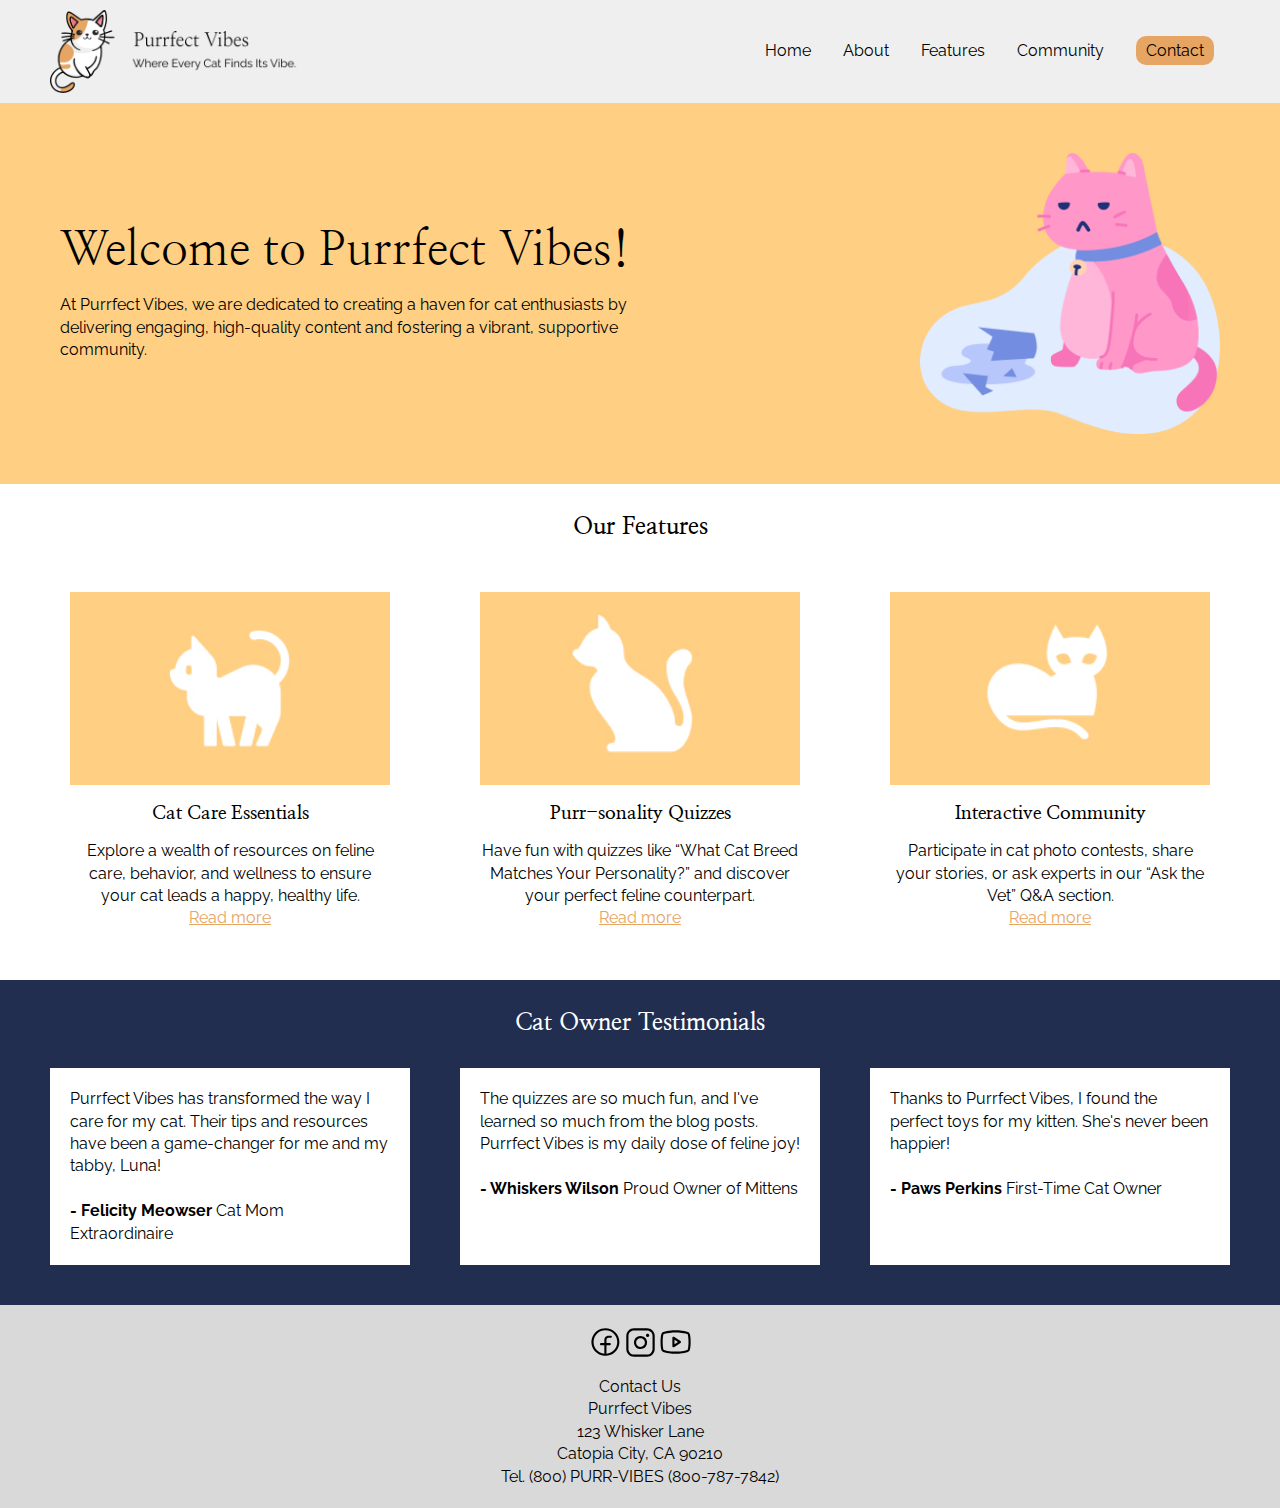
<file: beginning/index.html>
<!DOCTYPE html>
<html lang="en">
<head>
    <meta charset="utf-8">
    <meta name="viewport" content="width=device-width, initial-scale=1.0">
    <link rel="apple-touch-icon" sizes="180x180" href="images/favicons/apple-touch-icon.png">
    <link rel="icon" type="image/png" sizes="32x32" href="images/favicons/favicon-32x32.png">
    <link rel="icon" type="image/png" sizes="16x16" href="images/favicons/favicon-16x16.png">
    <link rel="manifest" href="images/favicons/site.webmanifest">
    <link rel="preconnect" href="https://fonts.googleapis.com">
    <link rel="preconnect" href="https://fonts.gstatic.com" crossorigin>
    <link href="https://fonts.googleapis.com/css2?family=Nanum+Myeongjo&family=Raleway:ital,wght@0,100..900;1,100..900&display=swap" rel="stylesheet">
    <title>Welcome to Purrfect Vibes!</title>
    <link rel="stylesheet" href="css/reset.css">
    <link rel="stylesheet" href="css/styles.css">
    <script src="https://code.jquery.com/jquery-3.7.1.min.js" integrity="sha256-/JqT3SQfawRcv/BIHPThkBvs0OEvtFFmqPF/lYI/Cxo=" crossorigin="anonymous"></script>
    <script defer src="scripts/scripts.js"></script>
</head>
<body>
    <div id="top"></div>
    <header>
        <div class="container">
            <a href="index.html"><img src="images/logo.png" alt="logo"></a>
            <input type="checkbox" class="navToggler" id="navToggler">
            <nav>
                <ul>
                    <li><a href="index.html">Home</a></li>
                    <li><a href="about.html">About</a></li>
                    <li><a href="features.html">Features</a>
                        <ul class="sub-menu">
                            <li><a href="features.html#cat-care">Cat Care</a></li>
                            <li><a href="features.html#quizzes">Quizzes</a></li>
                            <li><a href="features.html#community">Community</a></li>
                        </ul>
                    </li>
                    <li><a href="community.html">Community</a></li>
                    <li><a href="contact.html" class="button">Contact</a></li>
                </ul>
            </nav>
            <label for="navToggler" class="navTogglerMenu" name="navToggler">
                <img src="images/menu.svg" class="menuOpen" alt="menu">
                <img src="images/x.svg" class="menuClose" alt="close">
            </label>
        </div>
    </header>
    <section class="hero">
        <div class="container">
            <div class="hero-text">
                <h1>Welcome to Purrfect Vibes!</h1>
                <p>At Purrfect Vibes, we are dedicated to creating a haven for cat enthusiasts by delivering engaging, high-quality content and fostering a vibrant, supportive community.</p>
            </div>
            <img src="images/hero-cat.png" alt="">
        </div>
    </section>
    <section class="features container">
        <h2>Our Features</h2>
        <div class="feature-container">
            <div class="feature-block">
                <img src="images/cat-care.jpg" alt="cat care">
                <h3>Cat Care Essentials</h3>
                <p>Explore a wealth of resources on feline care, behavior, and wellness to ensure your cat leads a happy, healthy life.</p>
                <a href="#">Read more</a>
            </div>
            <div class="feature-block">
                <img src="images/cat-quizzes.jpg" alt="cat quizzes">
                <h3>Purr-sonality Quizzes</h3>
                <p>Have fun with quizzes like “What Cat Breed Matches Your Personality?” and discover your perfect feline counterpart.</p>
                <a href="#">Read more</a>
            </div>
            <div class="feature-block">
                <img src="images/cat-community.jpg" alt="cat community">
                <h3>Interactive Community</h3>
                <p>Participate in cat photo contests, share your stories, or ask experts in our “Ask the Vet” Q&A section.</p>
                <a href="#">Read more</a>
            </div>
        </div>
    </section>
    <section class="testimonials">
        <div class="container">
            <h2>Cat Owner Testimonials</h2>
            <div class="testimonial-container">
                <div class="testimonial-block">
                    Purrfect Vibes has transformed the way I care for my cat. Their tips and resources have been a game-changer for me and my tabby, Luna!<br><br>
                    <strong>- Felicity Meowser</strong>
                    Cat Mom Extraordinaire
                </div>
                <div class="testimonial-block">
                    The quizzes are so much fun, and I've learned so much from the blog posts. Purrfect Vibes is my daily dose of feline joy!<br><br>
                    <strong>- Whiskers Wilson</strong>
                    Proud Owner of Mittens
                </div>
                <div class="testimonial-block">
                    Thanks to Purrfect Vibes, I found the perfect toys for my kitten. She's never been happier!<br><br>
                    <strong>- Paws Perkins</strong>
                    First-Time Cat Owner
                </div>
            </div>
        </div>
    </section>
    <a href="#top" id="backToTopBtn">Back to Top</a>
    <footer>
        <div>
            <a href="#"><img src="images/facebook.svg" alt="Facebook"></a>
            <a href="#"><img src="images/instagram.svg" alt="Instagram"></a>
            <a href="#"><img src="images/youtube.svg" alt="Youtube"></a>
        </div>
        <p>
            Contact Us<br>
            Purrfect Vibes<br>
            123 Whisker Lane<br>
            Catopia City, CA 90210<br>
            Tel. (800) PURR-VIBES (800-787-7842)<br>
        </p>
    </footer>
</body>
</html>
</file>
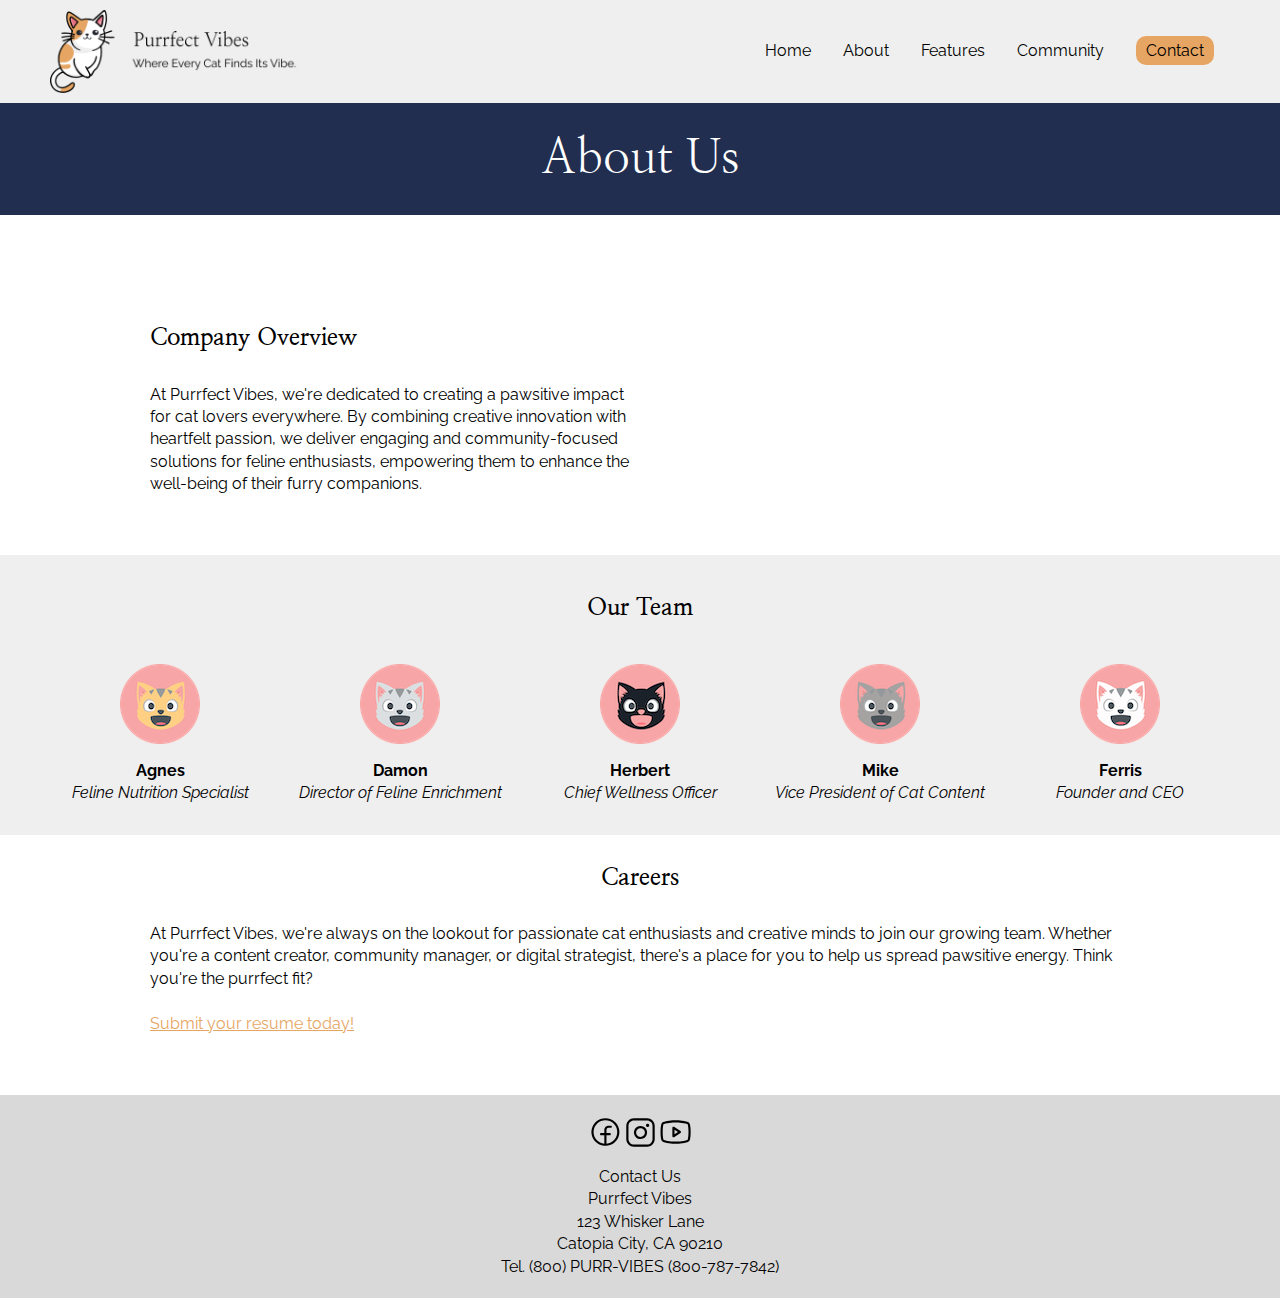
<file: beginning/about.html>
<!DOCTYPE html>
<html lang="en">
<head>
    <meta charset="utf-8">
    <meta name="viewport" content="width=device-width, initial-scale=1.0">
    <link rel="apple-touch-icon" sizes="180x180" href="images/favicons/apple-touch-icon.png">
    <link rel="icon" type="image/png" sizes="32x32" href="images/favicons/favicon-32x32.png">
    <link rel="icon" type="image/png" sizes="16x16" href="images/favicons/favicon-16x16.png">
    <link rel="manifest" href="images/favicons/site.webmanifest">
    <link rel="preconnect" href="https://fonts.googleapis.com">
    <link rel="preconnect" href="https://fonts.gstatic.com" crossorigin>
    <link href="https://fonts.googleapis.com/css2?family=Nanum+Myeongjo&family=Raleway:ital,wght@0,100..900;1,100..900&display=swap" rel="stylesheet">
    <link rel="stylesheet" href="https://cdnjs.cloudflare.com/ajax/libs/font-awesome/6.5.1/css/all.min.css">
    <title>About Purrfect Vibes</title>
    <link rel="stylesheet" href="css/reset.css">
    <link rel="stylesheet" href="css/styles.css">
    <script src="https://code.jquery.com/jquery-3.7.1.min.js" integrity="sha256-/JqT3SQfawRcv/BIHPThkBvs0OEvtFFmqPF/lYI/Cxo=" crossorigin="anonymous"></script>
    <script defer src="scripts/scripts.js"></script>
</head>
<body class="about">
    <div id="top"></div>
    <header>
        <div class="container">
            <a href="index.html"><img src="images/logo.png" alt="logo"></a>
            <input type="checkbox" class="navToggler" id="navToggler">
            <nav>
                <ul>
                    <li><a href="index.html">Home</a></li>
                    <li><a href="about.html">About</a></li>
                    <li><a href="features.html">Features</a>
                        <ul class="sub-menu">
                            <li><a href="features.html#cat-care">Cat Care</a></li>
                            <li><a href="features.html#quizzes">Quizzes</a></li>
                            <li><a href="features.html#community">Community</a></li>
                        </ul>
                    </li>
                    <li><a href="community.html">Community</a></li>
                    <li><a href="contact.html" class="button">Contact</a></li>
                </ul>
            </nav>
            <label for="navToggler" class="navTogglerMenu" name="navToggler">
                <img src="images/menu.svg" class="menuOpen" alt="menu">
                <img src="images/x.svg" class="menuClose" alt="close">
            </label>
        </div>
    </header>
    <section class="title">
        <div class="container">
            <h1>About Us</h1>
        </div>
    </section>
    <section class="container">
        <div class="overview-container">
            <div>
                <h2>Company Overview</h2>
                <p>At Purrfect Vibes, we're dedicated to creating a pawsitive impact for cat lovers everywhere. By combining creative innovation with heartfelt passion, we deliver engaging and community-focused solutions for feline enthusiasts, empowering them to enhance the well-being of their furry companions.</p>
            </div>
            <div>
                <div class="video-container"><iframe src="https://www.youtube.com/embed/sI8NsYIyQ2A?si=wf94BvNOsV6cx9m4" title="YouTube video player" frameborder="0" allow="accelerometer; autoplay; clipboard-write; encrypted-media; gyroscope; picture-in-picture; web-share" referrerpolicy="strict-origin-when-cross-origin" allowfullscreen></iframe></div>
            </div>
        </div>
    </section>
    <section>
        <div class="light-grey-bg">
            <h2>Our Team</h2>
            <div class="about-container container">
                <!-- Agnes -->
                <div class="about-block">
                    <a href="#agnes-modal">
                        <img src="images/head-agnes.png" alt="Agnes" />
                        <p>
                            <strong>Agnes</strong><br>
                            <em>Feline Nutrition Specialist</em>
                        </p>
                    </a>
                </div>
                <!-- Damon -->
                <div class="about-block">
                    <a href="#damon-modal">
                        <img src="images/head-damon.png" alt="Damon" />
                        <p>
                            <strong>Damon</strong><br>
                            <em>Director of Feline Enrichment</em>
                        </p>
                    </a>
                </div>
                <!-- Herbert -->
                <div class="about-block">
                    <a href="#herbert-modal">
                        <img src="images/head-herbert.png" alt="Herbert" />
                        <p>
                            <strong>Herbert</strong><br>
                            <em>Chief Wellness Officer</em>
                        </p>
                    </a>
                </div>
                <!-- Mike -->
                <div class="about-block">
                    <a href="#mike-modal">
                        <img src="images/head-mike.png" alt="Mike" />
                        <p>
                            <strong>Mike</strong><br>
                            <em>Vice President of Cat Content</em>
                        </p>
                    </a>
                </div>
                <!-- Ferris -->
                <div class="about-block">
                    <a href="#ferris-modal">
                        <img src="images/head-ferris.png" alt="Ferris" />
                        <p>
                            <strong>Ferris</strong><br>
                            <em>Founder and CEO</em>
                        </p>
                    </a>
                </div>
            </div>
            
        </div>
        <!-- Modals -->
        <div id="agnes-modal" class="modal">
            <div class="modal-content">
                <h3>Agnes</h3>
                <p>
                    Agnes brings a wealth of expertise in feline dietary health, helping cat owners make informed decisions about their pets' nutrition. From crafting guides on balanced diets to highlighting the best treats, she ensures every feline fan has the tools to keep their cats healthy and happy.
                </p>
                <a href="#" class="close-btn"><i class="fa-solid fa-xmark"></i></a>
            </div>
        </div>
        
        <div id="damon-modal" class="modal">
            <div class="modal-content">
                <h3>Damon</h3>
                <p>
                    Damon leads the way in creating engaging and enriching content for both cats and their humans. He spearheads interactive features like quizzes, product reviews, and playtime tips, ensuring our audience can build meaningful connections with their furry friends.
                </p>
                <a href="#" class="close-btn"><i class="fa-solid fa-xmark"></i></a>
            </div>
        </div>
        
        <div id="herbert-modal" class="modal">
            <div class="modal-content">
                <h3>Herbert</h3>
                <p>
                    Herbert oversees all things related to feline health and well-being. From behavior guides to wellness tips, his focus is on empowering cat parents with resources to provide the best care for their companions.
                </p>
                <a href="#" class="close-btn"><i class="fa-solid fa-xmark"></i></a>
            </div>
        </div>
        
        <div id="mike-modal" class="modal">
            <div class="modal-content">
                <h3>Mike</h3>
                <p>
                    Mike is the driving force behind Purrfect Vibes' engaging blog posts, memes, and educational articles. His creative direction ensures our platform strikes the perfect balance of entertainment and information, keeping our audience coming back for more.
                </p>
                <a href="#" class="close-btn"><i class="fa-solid fa-xmark"></i></a>
            </div>
        </div>
        
        <div id="ferris-modal" class="modal">
            <div class="modal-content">
                <h3>Ferris</h3>
                <p>
                    Ferris founded Purrfect Vibes with a vision to bring together a community of cat lovers. As a lifelong feline enthusiast, Ferris is dedicated to providing a platform that educates, entertains, and inspires. Under Ferris's leadership, Purrfect Vibes continues to grow as the ultimate destination for all things cat-related.
                </p>
                <a href="#" class="close-btn"><i class="fa-solid fa-xmark"></i></a>
            </div>
        </div>        
    </section>
    <section class="container small careers-container">
        <h2>Careers</h2>
        <p>At Purrfect Vibes, we're always on the lookout for passionate cat enthusiasts and creative minds to join our growing team. Whether you're a content creator, community manager, or digital strategist, there's a place for you to help us spread pawsitive energy. Think you're the purrfect fit?<br><br>
            <a href="mailto:hr@purrfectvibes.com?subject=MY RESUME&cc=herbert@purrfectvibes.com">Submit your resume today!</a></p>
    </section>
    <a href="#top" id="backToTopBtn">Back to Top</a>
    <footer>
        <div>
            <a href="#"><img src="images/facebook.svg" alt="Facebook"></a>
            <a href="#"><img src="images/instagram.svg" alt="Instagram"></a>
            <a href="#"><img src="images/youtube.svg" alt="Youtube"></a>
        </div>
        <p>
            Contact Us<br>
            Purrfect Vibes<br>
            123 Whisker Lane<br>
            Catopia City, CA 90210<br>
            Tel. (800) PURR-VIBES (800-787-7842)<br>
        </p>
    </footer>
</body>
</html>
</file>
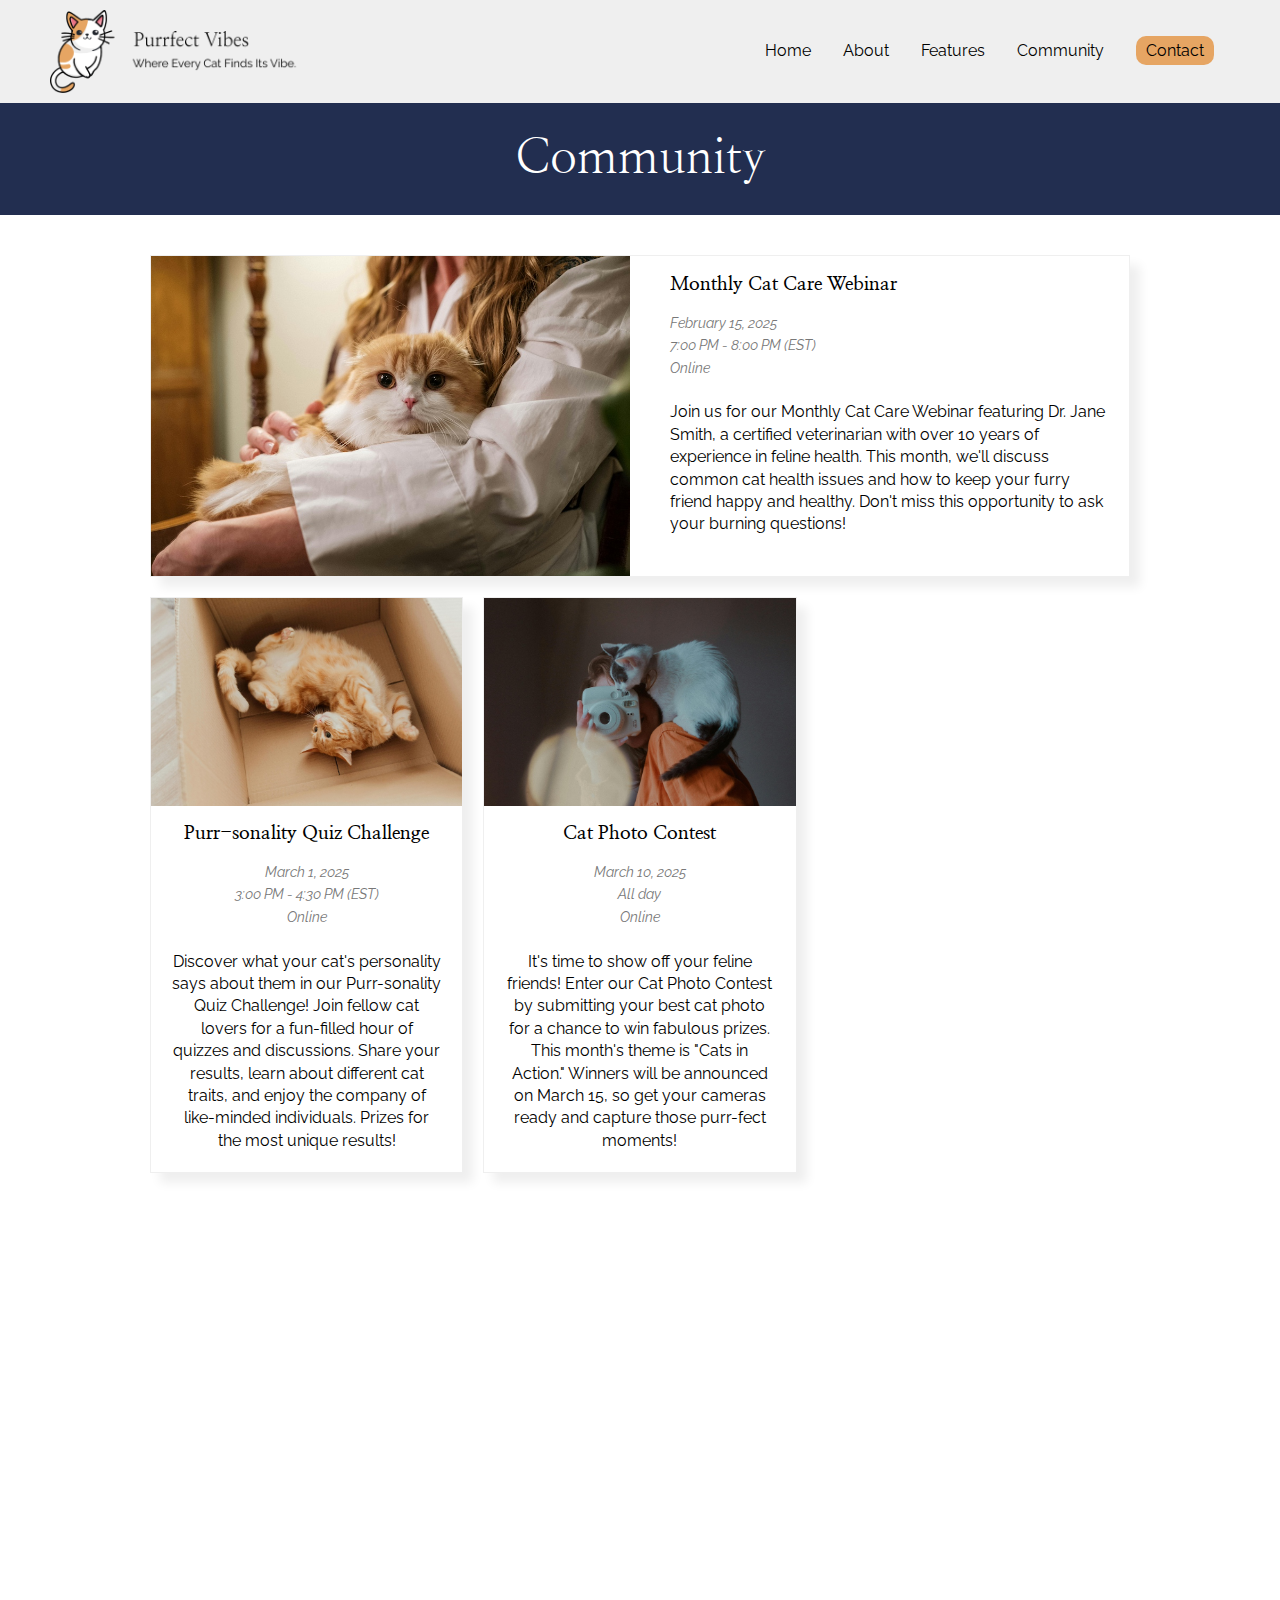
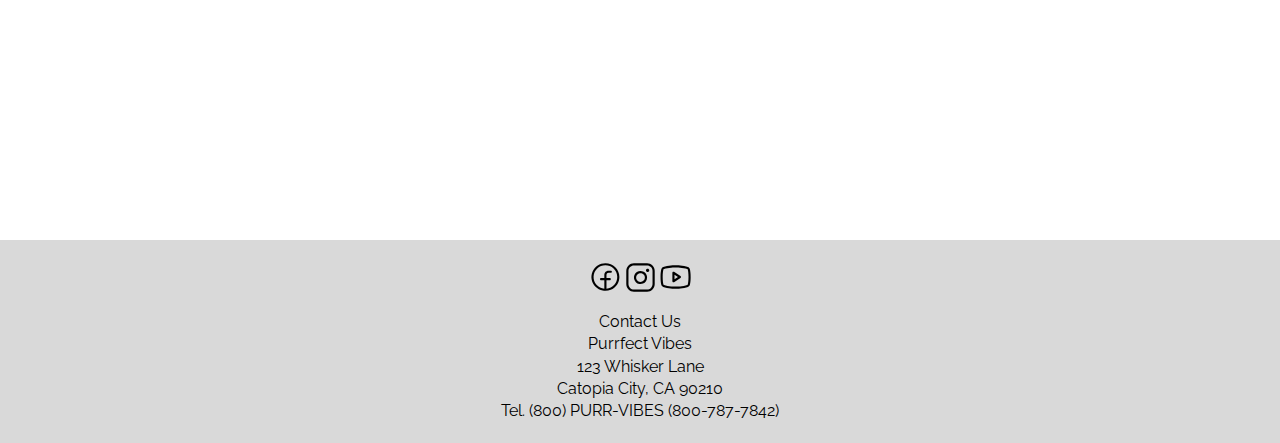
<file: beginning/community.html>
<!DOCTYPE html>
<html lang="en">
<head>
    <meta charset="utf-8">
    <meta name="viewport" content="width=device-width, initial-scale=1.0">
    <link rel="apple-touch-icon" sizes="180x180" href="images/favicons/apple-touch-icon.png">
    <link rel="icon" type="image/png" sizes="32x32" href="images/favicons/favicon-32x32.png">
    <link rel="icon" type="image/png" sizes="16x16" href="images/favicons/favicon-16x16.png">
    <link rel="manifest" href="images/favicons/site.webmanifest">
    <link rel="preconnect" href="https://fonts.googleapis.com">
    <link rel="preconnect" href="https://fonts.gstatic.com" crossorigin>
    <link href="https://fonts.googleapis.com/css2?family=Nanum+Myeongjo&family=Raleway:ital,wght@0,100..900;1,100..900&display=swap" rel="stylesheet">
    <title>Purrfect Vibes Community Events</title>
    <link rel="stylesheet" href="css/reset.css">
    <link rel="stylesheet" href="css/styles.css">
    <script src="https://code.jquery.com/jquery-3.7.1.min.js" integrity="sha256-/JqT3SQfawRcv/BIHPThkBvs0OEvtFFmqPF/lYI/Cxo=" crossorigin="anonymous"></script>
    <script defer src="scripts/scripts.js"></script>
</head>
<body>
    <div id="top"></div>
    <header>
        <div class="container">
            <a href="index.html"><img src="images/logo.png" alt="logo"></a>
            <input type="checkbox" class="navToggler" id="navToggler">
            <nav>
                <ul>
                    <li><a href="index.html">Home</a></li>
                    <li><a href="about.html">About</a></li>
                    <li><a href="features.html">Features</a>
                        <ul class="sub-menu">
                            <li><a href="features.html#cat-care">Cat Care</a></li>
                            <li><a href="features.html#quizzes">Quizzes</a></li>
                            <li><a href="features.html#community">Community</a></li>
                        </ul>
                    </li>
                    <li><a href="community.html">Community</a></li>
                    <li><a href="contact.html" class="button">Contact</a></li>
                </ul>
            </nav>
            <label for="navToggler" class="navTogglerMenu" name="navToggler">
                <img src="images/menu.svg" class="menuOpen" alt="menu">
                <img src="images/x.svg" class="menuClose" alt="close">
            </label>
        </div>
    </header>
<section class="title">
    <div class="container">
        <h1>Community</h1>
    </div>
</section>
<section class="community container">
    <div class="event-block featured">
        <img src="images/event-cat-care.jpg" alt="cat care">
        <h3>Monthly Cat Care Webinar</h3>
        <p><span>February 15, 2025</span><br>
            <span>7:00 PM - 8:00 PM (EST)<br>
            Online</span><br><br>
            Join us for our Monthly Cat Care Webinar featuring Dr. Jane Smith, a certified veterinarian with over 10 years of experience in feline health. This month, we'll discuss common cat health issues and how to keep your furry friend happy and healthy. Don't miss this opportunity to ask your burning questions!</p>
    </div>
    <div class="event-block">
        <img src="images/event-cat-quiz.jpg" alt="cat quizzes">
        <h3>Purr-sonality Quiz Challenge</h3>
        <p><span>March 1, 2025</span><br>
            <span>3:00 PM - 4:30 PM (EST)<br>
            Online</span><br><br>
            Discover what your cat's personality says about them in our Purr-sonality Quiz Challenge! Join fellow cat lovers for a fun-filled hour of quizzes and discussions. Share your results, learn about different cat traits, and enjoy the company of like-minded individuals. Prizes for the most unique results!</p>
    </div>
    <div class="event-block">
        <img src="images/event-cat-photo.jpg" alt="cat community">
        <h3>Cat Photo Contest</h3>
        <p><span>March 10, 2025</span><br>
            <span>All day<br>
            Online</span><br><br>
            It's time to show off your feline friends! Enter our Cat Photo Contest by submitting your best cat photo for a chance to win fabulous prizes. This month's theme is "Cats in Action." Winners will be announced on March 15, so get your cameras ready and capture those purr-fect moments!</p>
    </div>
</section>
<section class="container">
    <iframe src="https://calendar.google.com/calendar/embed?src=1a56773061dbff187e34b02e4ad52b19a52dd9ac9e2d96ef49cbe79ec0183ceb%40group.calendar.google.com&ctz=America%2FLos_Angeles" style="border: 0" width="100%" height="600" frameborder="0" scrolling="no"></iframe>
</section>
<a href="#top" id="backToTopBtn">Back to Top</a>
<footer>
    <div>
        <a href="#"><img src="images/facebook.svg" alt="Facebook"></a>
        <a href="#"><img src="images/instagram.svg" alt="Instagram"></a>
        <a href="#"><img src="images/youtube.svg" alt="Youtube"></a>
    </div>
    <p>
        Contact Us<br>
        Purrfect Vibes<br>
        123 Whisker Lane<br>
        Catopia City, CA 90210<br>
        Tel. (800) PURR-VIBES (800-787-7842)<br>
    </p>
</footer>
</body>
</html>
</file>
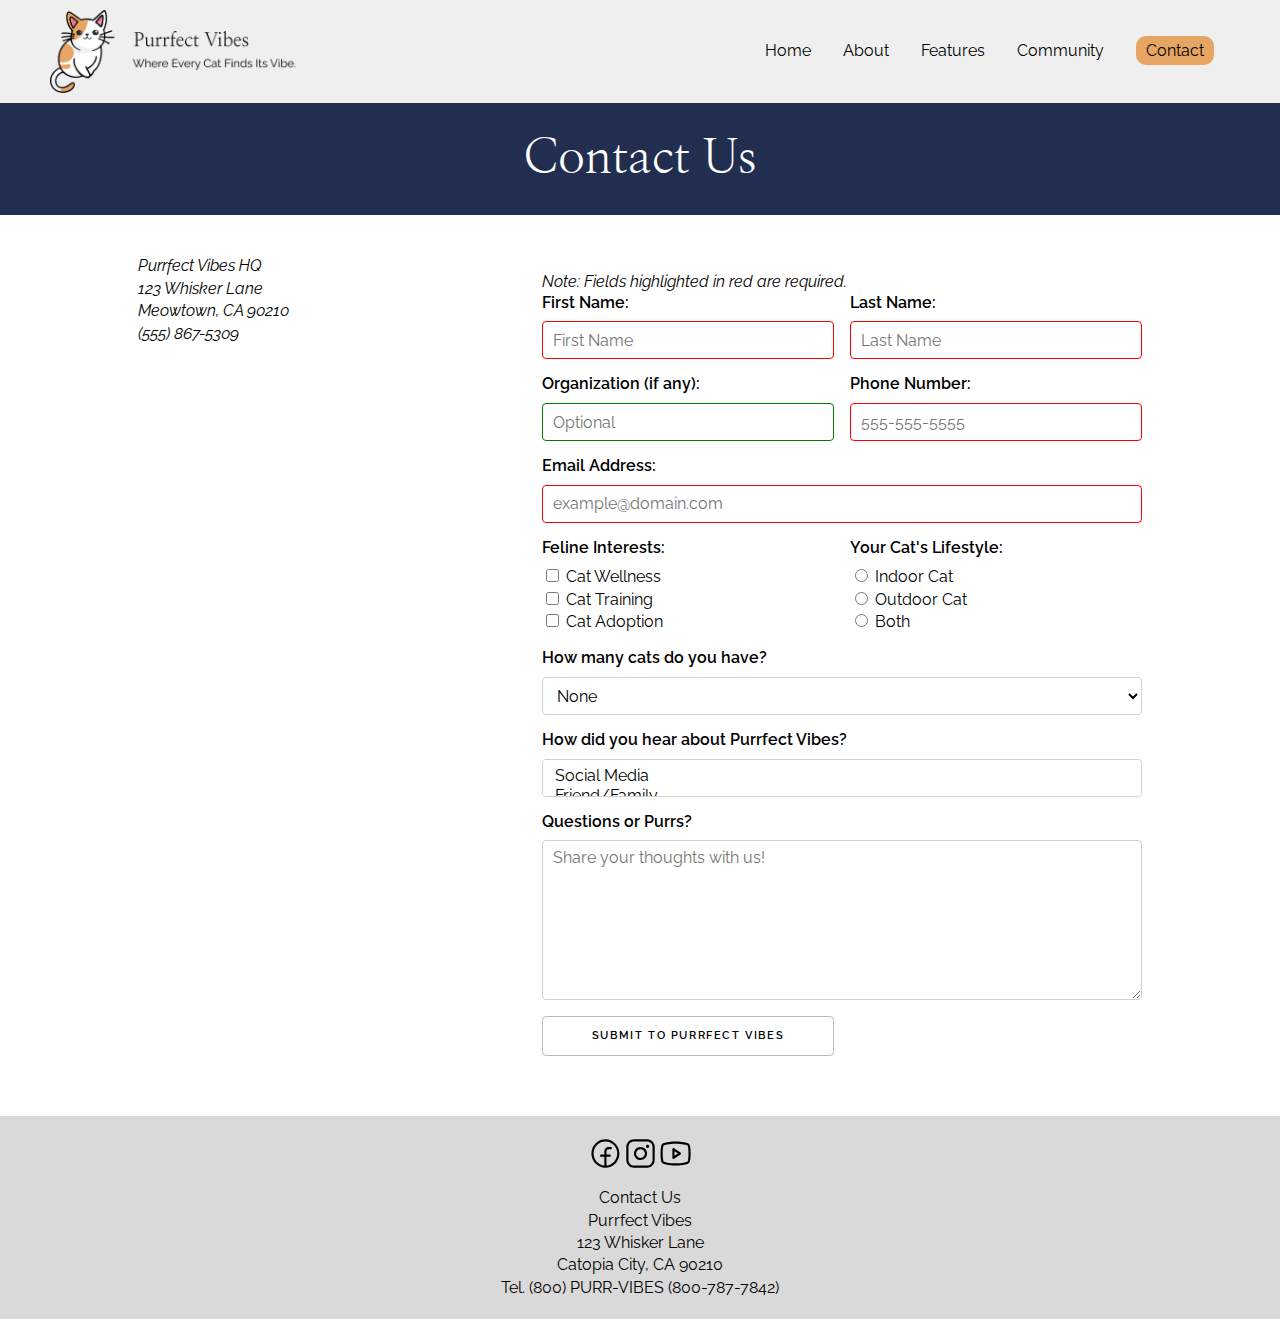
<file: beginning/contact.html>
<!DOCTYPE html>
<html lang="en">
<head>
    <meta charset="utf-8">
    <meta name="viewport" content="width=device-width, initial-scale=1.0">
    <link rel="apple-touch-icon" sizes="180x180" href="images/favicons/apple-touch-icon.png">
    <link rel="icon" type="image/png" sizes="32x32" href="images/favicons/favicon-32x32.png">
    <link rel="icon" type="image/png" sizes="16x16" href="images/favicons/favicon-16x16.png">
    <link rel="manifest" href="images/favicons/site.webmanifest">
    <link rel="preconnect" href="https://fonts.googleapis.com">
    <link rel="preconnect" href="https://fonts.gstatic.com" crossorigin>
    <link href="https://fonts.googleapis.com/css2?family=Nanum+Myeongjo&family=Raleway:ital,wght@0,100..900;1,100..900&display=swap" rel="stylesheet">
    <title>Contact Purrfect Vibes</title>
    <link rel="stylesheet" href="css/reset.css">
    <link rel="stylesheet" href="css/styles.css">
    <script src="https://code.jquery.com/jquery-3.7.1.min.js" integrity="sha256-/JqT3SQfawRcv/BIHPThkBvs0OEvtFFmqPF/lYI/Cxo=" crossorigin="anonymous"></script>
    <script defer src="scripts/scripts.js"></script>
</head>
<body>
    <div id="top"></div>
    <header>
        <div class="container">
            <a href="index.html"><img src="images/logo.png" alt="logo"></a>
            <input type="checkbox" class="navToggler" id="navToggler">
            <nav>
                <ul>
                    <li><a href="index.html">Home</a></li>
                    <li><a href="about.html">About</a></li>
                    <li><a href="features.html">Features</a>
                        <ul class="sub-menu">
                            <li><a href="features.html#cat-care">Cat Care</a></li>
                            <li><a href="features.html#quizzes">Quizzes</a></li>
                            <li><a href="features.html#community">Community</a></li>
                        </ul>
                    </li>
                    <li><a href="community.html">Community</a></li>
                    <li><a href="contact.html" class="button">Contact</a></li>
                </ul>
            </nav>
            <label for="navToggler" class="navTogglerMenu" name="navToggler">
                <img src="images/menu.svg" class="menuOpen" alt="menu">
                <img src="images/x.svg" class="menuClose" alt="close">
            </label>
        </div>
    </header>
    <section class="title">
        <div class="container">
            <h1>Contact Us</h1>
        </div>
    </section>
    <section class="container">
        <div class="contact-container">
            <div class="address-container">
                <address>
                    Purrfect Vibes HQ<br>
                    123 Whisker Lane<br>
                    Meowtown, CA 90210<br>
                    (555) 867-5309
                </address>
                <iframe src="https://www.google.com/maps/embed?pb=!1m18!1m12!1m3!1d429155.65857764304!2d-117.43811264109726!3d32.82463122394523!2m3!1f0!2f0!3f0!3m2!1i1024!2i768!4f13.1!3m3!1m2!1s0x80d9530fad921e4b%3A0xd3a21fdfd15df79!2sSan%20Diego%2C%20CA!5e0!3m2!1sen!2sus!4v1737656035689!5m2!1sen!2sus" width="100%" height="450" style="border:0;" allowfullscreen="" loading="lazy" referrerpolicy="no-referrer-when-downgrade"></iframe>
            </div>
            <div class="form-container">
                <p><em>Note: Fields highlighted in red are required.</em></p>
                <form action="" method="post">
                    <div class="form-group">
                        <label>First Name:</label>
                        <input type="text" name="fname" maxlength="30" required placeholder="First Name">
                    </div>
                    <div class="form-group">
                        <label>Last Name:</label>
                        <input type="text" name="lname" maxlength="30" required placeholder="Last Name">
                    </div>
                    <div class="form-group">
                        <label>Organization (if any):</label>
                        <input type="text" name="organization" maxlength="30" placeholder="Optional">
                    </div>
                    <div class="form-group">
                        <label>Phone Number:</label>
                        <input type="tel" name="phonenumber" maxlength="20" pattern="\d{3}[-]\d{3}[-]\d{4}" required title="Ex: 555-555-5555" placeholder="555-555-5555">
                    </div>
                    <div class="form-group full-width">
                        <label>Email Address:</label>
                        <input type="email" name="email" maxlength="30" autocomplete="email" required placeholder="example@domain.com">
                    </div>
                    <div class="form-group">
                        <label>Feline Interests:</label>
                        <div class="inline-checkbox">
                            <input type="checkbox" name="interest" id="wellness" value="Cat Wellness">
                            <label for="wellness">Cat Wellness</label>
                        </div>
                        <div class="inline-checkbox">
                            <input type="checkbox" name="interest" id="training" value="Cat Training"> 
                            <label for="training">Cat Training</label>
                        </div>
                        <div class="inline-checkbox">
                            <input type="checkbox" name="interest" id="adoption" value="Cat Adoption">
                            <label for="adoption">Cat Adoption</label>
                        </div>
                    </div>
                    <div class="form-group">
                        <label>Your Cat's Lifestyle:</label>
                        <div class="inline-checkbox">
                            <input type="radio" name="lifestyle" id="indoor" value="Indoor">
                            <label for="indoor">Indoor Cat</label>
                        </div>
                        <div class="inline-checkbox">
                            <input type="radio" name="lifestyle" id="outdoor" value="Outdoor">
                            <label for="outdoor">Outdoor Cat</label>
                        </div>
                        <div class="inline-checkbox">
                            <input type="radio" name="lifestyle" id="both" value="Both">
                            <label for="both">Both</label>
                        </div>
                    </div>
                    <div class="form-group full-width">
                        <label>How many cats do you have?</label>
                        <select name="catcount">
                            <option value="0">None</option>
                            <option value="1">1</option>
                            <option value="2-3">2-3</option>
                            <option value="4+">4 or more</option>
                        </select>
                    </div>
                    <div class="form-group full-width">
                        <label>How did you hear about Purrfect Vibes?</label>
                        <select name="hearaboutus" multiple size="5">
                            <option value="Social Media">Social Media</option>
                            <option value="Friend/Family">Friend/Family</option>
                            <option value="Pet Store">Pet Store</option>
                            <option value="Internet Search">Internet Search</option>
                            <option value="Other">Other</option>
                        </select>
                    </div>
                    <div class="form-group full-width">
                        <label>Questions or Purrs?</label> 
                        <textarea name="comments" maxlength="500" placeholder="Share your thoughts with us!"></textarea>
                    </div>
                    <input type="submit" value="Submit to Purrfect Vibes">
                </form>
            </div>
        </div>
    </section>
    <a href="#top" id="backToTopBtn">Back to Top</a>
    <footer>
        <div>
            <a href="#"><img src="images/facebook.svg" alt="Facebook"></a>
            <a href="#"><img src="images/instagram.svg" alt="Instagram"></a>
            <a href="#"><img src="images/youtube.svg" alt="Youtube"></a>
        </div>
        <p>
            Contact Us<br>
            Purrfect Vibes<br>
            123 Whisker Lane<br>
            Catopia City, CA 90210<br>
            Tel. (800) PURR-VIBES (800-787-7842)<br>
        </p>
    </footer>
</body>
</html>
</file>
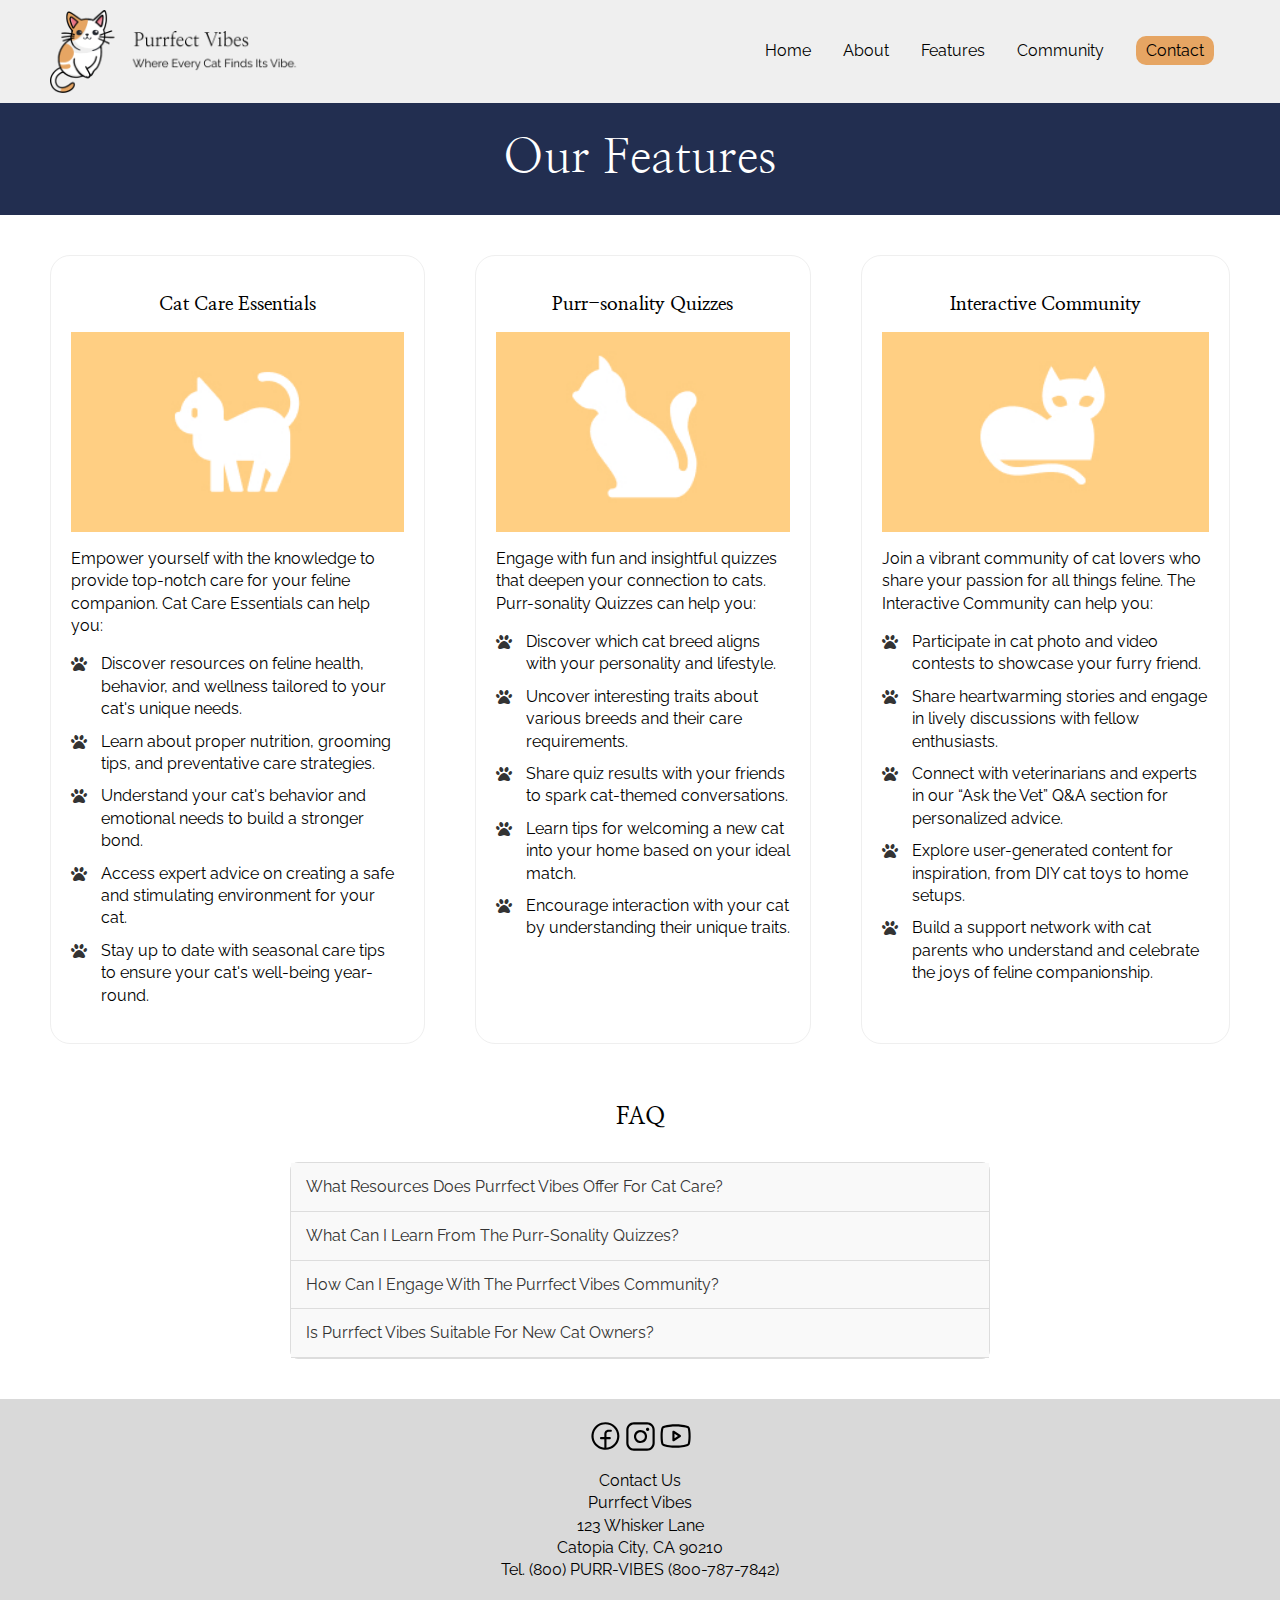
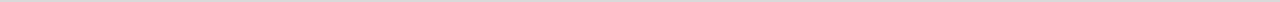
<file: beginning/features.html>
<!DOCTYPE html>
<html lang="en">
<head>
    <meta charset="utf-8">
    <meta name="viewport" content="width=device-width, initial-scale=1.0">
    <link rel="apple-touch-icon" sizes="180x180" href="images/favicons/apple-touch-icon.png">
    <link rel="icon" type="image/png" sizes="32x32" href="images/favicons/favicon-32x32.png">
    <link rel="icon" type="image/png" sizes="16x16" href="images/favicons/favicon-16x16.png">
    <link rel="manifest" href="images/favicons/site.webmanifest">
    <link rel="preconnect" href="https://fonts.googleapis.com">
    <link rel="preconnect" href="https://fonts.gstatic.com" crossorigin>
    <link href="https://fonts.googleapis.com/css2?family=Nanum+Myeongjo&family=Raleway:ital,wght@0,100..900;1,100..900&display=swap" rel="stylesheet">
    <link rel="stylesheet" href="https://cdnjs.cloudflare.com/ajax/libs/font-awesome/6.5.1/css/all.min.css">
    <title>Purrfect Vibes Features</title>
    <link rel="stylesheet" href="css/reset.css">
    <link rel="stylesheet" href="css/styles.css">
    <script src="https://code.jquery.com/jquery-3.7.1.min.js" integrity="sha256-/JqT3SQfawRcv/BIHPThkBvs0OEvtFFmqPF/lYI/Cxo=" crossorigin="anonymous"></script>
    <script defer src="scripts/scripts.js"></script>
</head>
<body class="features">
    <div id="top"></div>
    <header>
        <div class="container">
            <a href="index.html"><img src="images/logo.png" alt="logo"></a>
            <input type="checkbox" class="navToggler" id="navToggler">
            <nav>
                <ul>
                    <li><a href="index.html">Home</a></li>
                    <li><a href="about.html">About</a></li>
                    <li><a href="features.html">Features</a>
                        <ul class="sub-menu">
                            <li><a href="features.html#cat-care">Cat Care</a></li>
                            <li><a href="features.html#quizzes">Quizzes</a></li>
                            <li><a href="features.html#community">Community</a></li>
                        </ul>
                    </li>
                    <li><a href="community.html">Community</a></li>
                    <li><a href="contact.html" class="button">Contact</a></li>
                </ul>
            </nav>
            <label for="navToggler" class="navTogglerMenu" name="navToggler">
                <img src="images/menu.svg" class="menuOpen" alt="menu">
                <img src="images/x.svg" class="menuClose" alt="close">
            </label>
        </div>
    </header>
    <section class="title">
        <div class="container">
            <h1>Our Features</h1>
        </div>
    </section>
    <section class="container">
        <div class="feature-container">
            <div class="feature-page-block" id="cat-care">
                <h3>Cat Care Essentials</h3>
                <p><img src="images/cat-care.jpg" alt="cat care"/></p>
                <p>Empower yourself with the knowledge to provide top-notch care for your feline companion. Cat Care Essentials can help you:</p>
                <ul class="paw-list">
                    <li>Discover resources on feline health, behavior, and wellness tailored to your cat's unique needs.</li>
                    <li>Learn about proper nutrition, grooming tips, and preventative care strategies.</li>
                    <li>Understand your cat's behavior and emotional needs to build a stronger bond.</li>
                    <li>Access expert advice on creating a safe and stimulating environment for your cat.</li>
                    <li>Stay up to date with seasonal care tips to ensure your cat's well-being year-round.</li>
                </ul>
            </div>
            <div class="feature-page-block" id="quizzes">
                <h3>Purr-sonality Quizzes</h3>
                <p><img src="images/cat-quizzes.jpg" alt="cat quizzes"/></p>
                <p>Engage with fun and insightful quizzes that deepen your connection to cats. Purr-sonality Quizzes can help you:</p>
                <ul class="paw-list">
                    <li>Discover which cat breed aligns with your personality and lifestyle.</li>
                    <li>Uncover interesting traits about various breeds and their care requirements.</li>
                    <li>Share quiz results with your friends to spark cat-themed conversations.</li>
                    <li>Learn tips for welcoming a new cat into your home based on your ideal match.</li>
                    <li>Encourage interaction with your cat by understanding their unique traits.</li>
                </ul>
            </div>
            <div class="feature-page-block" id="community">
                <h3>Interactive Community</h3>
                <p><img src="images/cat-community.jpg" alt="cat community"/></p>
                <p>Join a vibrant community of cat lovers who share your passion for all things feline. The Interactive Community can help you:</p>
                <ul class="paw-list">
                    <li>Participate in cat photo and video contests to showcase your furry friend.</li>
                    <li>Share heartwarming stories and engage in lively discussions with fellow enthusiasts.</li>
                    <li>Connect with veterinarians and experts in our “Ask the Vet” Q&A section for personalized advice.</li>
                    <li>Explore user-generated content for inspiration, from DIY cat toys to home setups.</li>
                    <li>Build a support network with cat parents who understand and celebrate the joys of feline companionship.</li>
                </ul>
            </div>
        </div>
    </section>
    <section class="container">
        <h2>FAQ</h2>
        <div class="accordion">
            <div class="accordion-item">
              <input type="checkbox" id="question1" class="accordion-checkbox">
              <label for="question1" class="accordion-header">What resources does Purrfect Vibes offer for cat care?</label>
              <div class="accordion-content">
                <p>We provide expert advice on feline health, behavior, and wellness, including tips on proper nutrition, grooming, and creating a safe, stimulating environment.</p>
              </div>
            </div>
          
            <div class="accordion-item">
              <input type="checkbox" id="question2" class="accordion-checkbox">
              <label for="question2" class="accordion-header">What can I learn from the Purr-sonality Quizzes?</label>
              <div class="accordion-content">
                <p>Our quizzes help you discover which cat breed matches your personality, uncover fun traits about various breeds, and provide tips for welcoming a new cat into your home.</p>
              </div>
            </div>
          
            <div class="accordion-item">
              <input type="checkbox" id="question3" class="accordion-checkbox">
              <label for="question3" class="accordion-header">How can I engage with the Purrfect Vibes community?</label>
              <div class="accordion-content">
                <p>You can join cat photo and video contests, share stories, participate in discussions, and connect with experts in our “Ask the Vet” Q&A section.</p>
              </div>
            </div>
          
            <div class="accordion-item">
              <input type="checkbox" id="question4" class="accordion-checkbox">
              <label for="question4" class="accordion-header">Is Purrfect Vibes suitable for new cat owners?</label>
              <div class="accordion-content">
                <p>Absolutely! Whether you’re a new cat parent or a lifelong enthusiast, our resources, quizzes, and community are designed to support and celebrate your love for cats.</p>
              </div>
            </div>
          </div>                   
    </section>
    <a href="#top" id="backToTopBtn">Back to Top</a>
    <footer>
        <div>
            <a href="#"><img src="images/facebook.svg" alt="Facebook"></a>
            <a href="#"><img src="images/instagram.svg" alt="Instagram"></a>
            <a href="#"><img src="images/youtube.svg" alt="Youtube"></a>
        </div>
        <p>
            Contact Us<br>
            Purrfect Vibes<br>
            123 Whisker Lane<br>
            Catopia City, CA 90210<br>
            Tel. (800) PURR-VIBES (800-787-7842)<br>
        </p>
    </footer>
</body>
</html>
</file>
<file: beginning/css/styles.css>
html {
    scroll-behavior: smooth;
}
body, textarea {
    font-size: 16px;
    font-family: "Raleway", serif;
    font-optical-sizing: auto;
    font-weight: 400;
    font-style: normal;    
    margin: 0;
    line-height: 1.4em;
}
h1, h2, h3, h4, h5, h6 {
    font-family: "Nanum Myeongjo", serif;
    font-weight: 400;
    font-style: normal;
}
h1 {
    font-size: 3rem;
    margin: 0;
}
h2 {
    margin-bottom: 32px;
    font-weight: 600;
}
h3 {
    font-weight: 600;
}
.container {
    max-width: 1200px;
    margin: auto;
    padding: 10px;
}
a {
    color: #e6a563;
}
a:hover {
    opacity: 0.8;
}
h2 {
    text-align: center;
}
img {
    width: 100%;
}
/**Header**/
header {
    background-color: #efefef;
}
header a {
    text-decoration: none;
    color: #000;
}
header a:hover {
    color: #e6a563;
}
header .container {
    padding: 10px;
    display: flex;
    align-items: center;
    justify-content: flex-end;
}
header .container > a:first-child {
    width: 250px;
    margin-right: auto;

}
header ul {
    list-style-type: none;
    display: flex;
    align-items: center;
    margin: 0;
}
.button {
    background-color: #e6a563;
    border-radius: 10px;
    padding: 5px 10px;
}
.button:hover {
    background-color: #fff;
}
nav li {
    margin: 0 1em;
    position: relative;
    padding-bottom: 20px;
    padding-top: 20px;
}
.sub-menu {
    position: absolute;
    left: 0;
    flex-direction: column;
    margin-top: 20px;
    gap: 20px;
    background-color: #fff;
    border: 1px solid #efefef;
    border-radius: 20px;
    padding: 10px 20px 20px 10px;
    align-items: flex-start;
    display: none;
}
.sub-menu li {
    padding: 0;
}
nav li:hover > .sub-menu,
nav li > .sub-menu:hover  {
    display: flex;
}
.navTogglerMenu, .navToggler {
    display: none;
}
.title {
    background-color: #222e50;
    text-align: center;
    color: #fff;
    margin-bottom: 30px;
    padding: 20px 0;
}
#backToTopBtn {
    display: none;
    position: fixed;
    bottom: 20px;
    right: 20px;
    z-index: 100;
    background-color: #333;
    color: #fff;
    padding: 10px;
    text-decoration: none;
    border-radius: 5px;
  }
  #backToTopBtn:hover {
    background-color: #fff;
    color: #333;
  }
/**Home Page**/
body.home {
    background-color: #efefef;
}
.hero {
    background-color: #FFCF83;
}
.hero .container {
    display: flex;
    justify-content: space-between;
    padding: 50px 20px;
}
.hero img {
    width: 300px;
}
.hero .hero-text {
    display: flex;
    flex-direction: column;
    justify-content: center;
    width: 50%;
}
.feature-container {
    display: flex;
    justify-content: center;
    gap: 50px;
    padding-bottom: 20px;
}
.feature-block {
    text-align: center;
    background-color: #fff;
    padding: 20px;
    flex: auto;
    width: 32%;
}
.testimonials {
    background-color: #222e50;
    padding-bottom: 30px;
}
.testimonials h2 {
    color: #fff;
    text-align: center;
}
.testimonial-container {
    display: flex;
    gap: 50px;
}
.testimonial-block {
    background-color: #fff;
    padding: 20px;
    flex: auto;
    width: 33%;
}
.team {
    padding-bottom: 20px;
}
.team img {
    width: 80px;
    margin: auto;
}
/**About Page**/
.container.small {
    max-width: 1000px;
}
.overview-container {
    display: flex;
    flex-wrap: wrap;
    align-items: center;
    max-width: 1000px;
    margin: auto;
} 
.overview-container h2 {
    text-align: left;
}
.overview-container>div {
    flex: 1;
    min-width: 300px; /* Ensures a minimum width for items */
    margin: 10px; /* Adds spacing between elements */
}
.video-container {
    position: relative;
    width: 100%;
    padding-bottom: 56.25%; /* 16:9 aspect ratio */
    height: 0;
}

.video-container iframe {
    position: absolute;
    top: 0;
    left: 0;
    width: 100%;
    height: 100%;
}
.light-grey-bg {
    background-color: #efefef;
    padding: 20px 0;
}
.about-container {
    display: flex;
    justify-content: space-between;
    gap: 20px;
}
.about-block {
    text-align: center;
    width: 25%;
}
.about-block a {
    text-decoration: none;
    color: #000;
}
.about-block img {
    width: 80px;
    height: 80px;
    margin: auto;
}
.modal {
    display: none; /* Hidden by default */
    position: fixed; /* Stay in place */
    z-index: 1000; /* Sit on top */
    left: 0;
    top: 0;
    width: 100%; /* Full width */
    height: 100%; /* Full height */
    overflow: auto; /* Enable scroll if needed */
    background-color: rgba(0, 0, 0, 0.7); /* Black w/ opacity */
}
.modal-content {
    position: relative;
    background-color: #fefefe;
    margin: 15% auto; /* 15% from the top and centered */
    padding: 20px;
    border: 1px solid #888;
    width: 80%; /* Could be more or less, depending on screen size */
}
.close-btn {
    color: #000;
    position: absolute;
    font-size: 28px;
    top: 20px;
    right: 20px;
}
.close-btn:hover,
.close-btn:focus {
    color: #e6a563;
    text-decoration: none;
    cursor: pointer;
}
.modal:target {
    display: block;
}
.careers-container {
    margin-bottom: 50px;
}
/**Community Page**/
.community {
    display: grid;
    gap: 20px;
    grid-template-columns: repeat(3, 1fr);
    margin-bottom: 30px;
    max-width: 1000px;
}
.event-block {
    border: 1px solid #efefef;
    box-shadow: 10px 10px 10px #efefef;
    text-align: center;;
}
.event-block img {
    width: 100%;
}
.event-block h3, .event-block p {
    padding: 0 20px;
}
.event-block.featured {
    grid-column: span 3;
    display: grid;
    grid-template-areas: 
    "image title"
    "image text";
    grid-template-columns: 1fr 1fr;
    grid-template-rows: auto 1fr;
    grid-column-gap: 20px;
}
.event-block.featured img {
    grid-area: image;
}
.event-block.featured h3 {
    grid-area: title;
    text-align: left;
}
.event-block.featured p {
    grid-area: text;
    text-align: left;
}
.event-block span {
    font-style: italic;
    color: #787878;
    font-size: 0.9em;;
}
.event-block p {
    padding-bottom: 20px;
}
/**Feature Page**/
.feature-page-block {
    border: 1px solid #efefef;
    padding: 20px;
    border-radius: 20px;
}
.feature-page-block h3 {
    text-align: center;
}
.feature-page-block img {
    height: 200px;
    object-fit: cover;
}
ul.paw-list {
    list-style: none; 
    padding: 0; 
}
ul.paw-list li {
    position: relative; 
    padding-left: 30px; 
    margin-bottom: 10px;
}
ul.paw-list li::before {
    content: "\f1b0"; 
    font-family: "Font Awesome 5 Free"; 
    font-weight: 900; 
    position: absolute; 
    left: 0; 
    top: 0; 
    color: #333; 
}
.accordion {
    max-width: 700px;
    margin: 0 auto;
    border: 1px solid #ddd;
    border-radius: 8px;
    margin-bottom: 30px;
}  
.accordion-item {
    border-bottom: 1px solid #ddd;
    position: relative;
}  
.accordion-checkbox {
    display: none;
} 
.accordion-header {
    display: block;
    background-color: #f9f9f9;
    color: #333;
    cursor: pointer;
    padding: 15px;
    text-transform: capitalize;
    transition: background-color 0.3s;
}  
.accordion-header:hover {
    background-color: #eee;
}  
.accordion-content {
    display: none;
    max-height: 0;
    overflow: hidden;
    background-color: #fff;
    padding: 0 15px;
    transition: max-height 0.3s ease, padding 0.3s ease;
}  
.accordion-content p {
    margin: 15px 0;
}  
.accordion-checkbox:checked ~ .accordion-content {
    max-height: 200px;
    padding: 15px;
}   
/**Contact**/
.contact-container {
    display: flex;
    gap: 50px;
    margin-bottom: 50px;
    justify-content: center;
}
.contact-container .address-container {
    width: 30%;
    display: flex;
    flex-direction: column;
    gap: 20px;
}

.contact-container .form-container {
    width: 70%;
    max-width: 600px;
}
form {
    display: grid;
    grid-template-columns: repeat(2, 1fr); /* Two columns of equal width */
    gap: 1rem;
}
.form-group {
    display: flex;
    flex-direction: column;
}
.full-width {
    grid-column: span 2; 
}
input[type="email"],input[type="text"],input[type="tel"],textarea, select {
    width:100%;
    height:38px;
    padding:6px 10px;
    background-color:#fff;
    border:1px solid #D1D1D1;
    border-radius:4px;
    box-shadow:none;
    box-sizing:border-box;
}
textarea {
    min-height:65px;
    padding-top:6px;
    padding-bottom:6px;
}
form label {
    font-weight:600;
    margin-bottom: 10px;
}
form input[type="checkbox"], form input[type="radio"] {
    display:inline;
}
form .inline-checkbox label {
    font-weight: 400;
}
input[type="submit"] {
	padding: 0 30px;
	font-size: 11px;
	font-weight: 600;
	line-height: 38px;
	letter-spacing: .1rem;
	text-transform: uppercase;
	background-color: transparent;
	border-radius: 4px;
	border: 1px solid #bbb;
	cursor: pointer;
 }
input[type="submit"]:hover, input[type="submit"]:focus {
    color:#333;
    border-color:#888;
    outline:0;
}
input[type="text"]:required, input[type="tel"]:required, input[type="email"]:required {
    border-color:red;
}
input[type="text"]:valid, input[type="tel"]:valid, input[type="email"]:valid {
    border-color:green;
}
/**Footer**/
footer {
    text-align: center;
    background-color: #D9D9D9;
    padding: 20px;
}
footer > div {
    display: flex;
    justify-content: center;
}
footer img {
    width: 35px;
}

/**Tablet Styles**/
@media only screen and (max-width: 1040px) {
    .community {
        grid-template-columns: repeat(2, 1fr);
    }
    .event-block.featured {
        grid-column: span 2;
    }
    .features-page .feature-container {
        flex-wrap: wrap;
        gap: 10px;
    }
    .features-page .feature-page-block {
        width: 40%;
    }
}

/**Mobile Styles**/
@media only screen and (max-width: 767px) {
    header .container {
        flex-wrap: wrap;
        position: relative;
    }
    header img {
        width: 200px;
    }
    header nav {
        position: absolute;
        width: 100%;
        top: 90px;
        left: 0;
        display: none;
    }
    header nav ul {
        flex-direction: column;
        align-items: center;
        justify-content: center;
        width: 100vw;
        background-color: #efefef;
        padding: 0;
        border-top: 1px solid #fff;
    }
    header nav li {
        width: 100%;
        text-align: center;
        border-bottom: 1px solid #fff;
        padding: 10px 0;
        margin: 0;
    }
    header nav li:last-child {
        border-bottom: none;
        padding: 0;
    }
    header .button {
        width: 100%;
        border-radius: 0;
        display: block;
        padding: 10px;
    }
    .navToggler, .navTogglerMenu {
        display: block;
    }
    .navTogglerMenu img {
        width: 25px;
    }
    .navToggler:checked ~ nav {
        display: block;
    }
    .navToggler, .menuClose, .navToggler:checked ~ .navTogglerMenu .menuOpen {
        display: none;
    }
    .navToggler:checked ~ .navTogglerMenu .menuClose {
        display: block;
    }
    .sub-menu {
        display: flex;
        position: relative;
        border-radius: 0;
        gap: 20px;
        padding: 10px;
    }
    .hero .container {
        display: block;
        text-align: center;
    }
    .hero .hero-text {
        width: 100%;
        margin-bottom: 30px;
    }
    .feature-container {
        flex-direction: column;
        gap: 20px;
    }
    .feature-block {
        width: 100%;
    }
    .testimonial-container {
        flex-direction: column;
        gap: 20px;
    }
    .testimonial-block {
        width: 100%;
    }
    .about-container {
        flex-wrap: wrap;
        justify-content: center;
    }
    .about {
        text-align: center;
    }
    .about-container {
        gap: 50px;
    }
    .about-block {
        flex-direction: column;
    }
    .overview-container h2 {
        text-align: center;
    }
    .community {
        grid-template-columns: repeat(1, 1fr);
    }
    .event-block.featured {
        grid-column: span 2;
    }
    .features-page .feature-container {
        display: block;
    }
    .features-page .feature-page-block {
        width: 100%;
    } 
    .community {
        display: flex;
        flex-direction: column;
    }
    .event-block.featured {
        display: flex;
        flex-direction: column;
    } 
    .contact {
        text-align: center;
    }
    .contact-container {
        flex-direction: column;
    }
    .contact-container .address-container, .contact-container .form-container {
        width: 100%;
    }
    form {
        grid-template-columns: 1fr;
    }
    .full-width {
        grid-column: span 1;
    }
}
</file>
